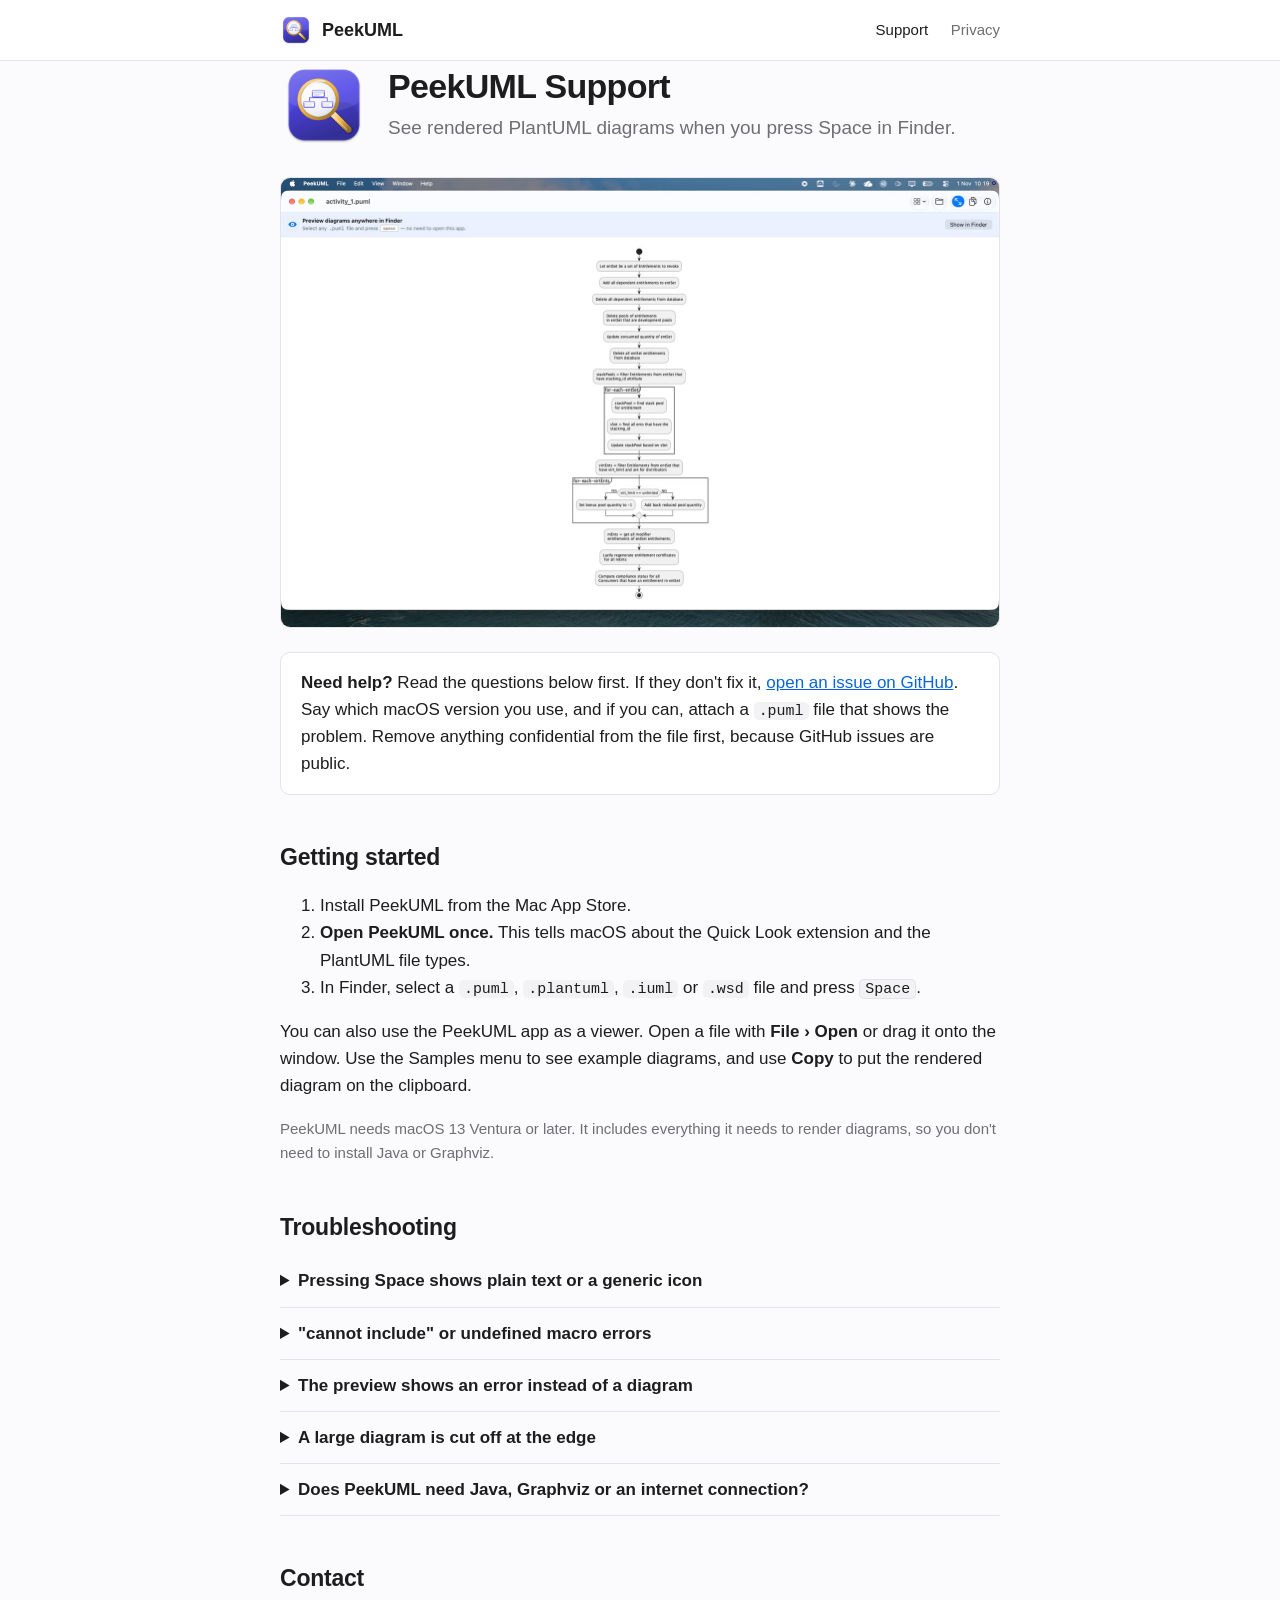
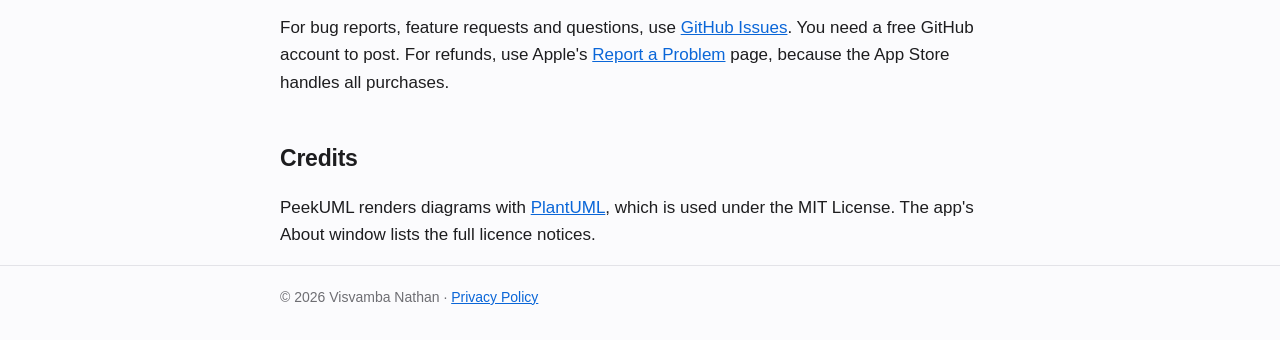
<file: index.html>
<!doctype html>
<html lang="en">
<head>
  <meta charset="utf-8">
  <meta name="viewport" content="width=device-width, initial-scale=1">
  <title>PeekUML Support</title>
  <meta name="description" content="Help and support for PeekUML, the PlantUML Quick Look previewer for macOS.">
  <link rel="icon" type="image/png" href="favicon.png">
  <link rel="stylesheet" href="style.css">
</head>
<body>
  <header class="site">
    <div class="wrap">
      <a class="brand" href="./"><img src="icon.png" alt="">PeekUML</a>
      <nav>
        <a href="./" aria-current="page">Support</a>
        <a href="privacy/">Privacy</a>
      </nav>
    </div>
  </header>

  <main class="wrap">
    <div class="hero">
      <img src="icon.png" alt="PeekUML app icon">
      <div>
        <h1>PeekUML Support</h1>
        <p class="lede">See rendered PlantUML diagrams when you press Space in Finder.</p>
      </div>
    </div>

    <img class="shot" src="screenshot.jpg" width="1440" height="900"
         alt="The PeekUML window showing a rendered PlantUML activity diagram">

    <div class="callout">
      <p><strong>Need help?</strong> Read the questions below first. If they don't fix it,
      <a href="https://github.com/visvamba/peekuml-pages/issues/new">open an issue on GitHub</a>.
      Say which macOS version you use, and if you can, attach a <code>.puml</code> file that
      shows the problem. Remove anything confidential from the file first, because GitHub issues are public.</p>
    </div>

    <h2>Getting started</h2>
    <ol>
      <li>Install PeekUML from the Mac App Store.</li>
      <li><strong>Open PeekUML once.</strong> This tells macOS about the Quick Look extension and the
        PlantUML file types.</li>
      <li>In Finder, select a <code>.puml</code>, <code>.plantuml</code>, <code>.iuml</code> or
        <code>.wsd</code> file and press <kbd>Space</kbd>.</li>
    </ol>
    <p>You can also use the PeekUML app as a viewer. Open a file with <strong>File › Open</strong>
      or drag it onto the window. Use the Samples menu to see example diagrams, and use
      <strong>Copy</strong> to put the rendered diagram on the clipboard.</p>
    <p class="meta">PeekUML needs macOS 13 Ventura or later. It includes everything it needs to
      render diagrams, so you don't need to install Java or Graphviz.</p>

    <h2>Troubleshooting</h2>

    <details>
      <summary>Pressing Space shows plain text or a generic icon</summary>
      <p>Open PeekUML once, then try again. If the preview still doesn't appear, check that the extension is turned on:</p>
      <ul>
        <li><strong>macOS 15 and later:</strong> System Settings › General › Login Items &amp;
          Extensions. Scroll to Extensions, click the ⓘ next to <em>Quick Look</em>, and turn on PeekUML.</li>
        <li><strong>macOS 13 and 14:</strong> System Settings › Privacy &amp; Security ›
          Extensions › Quick Look, then turn on PeekUML.</li>
      </ul>
      <p>If it still doesn't work, run these commands in Terminal to reset Quick Look:</p>
      <pre><code>qlmanage -r
qlmanage -r cache</code></pre>
      <p>If another app is also set to preview <code>.puml</code> files, macOS may use that app
        instead. Remove the other previewer, or contact us so we can look at the conflict.</p>
    </details>

    <details>
      <summary>"cannot include" or undefined macro errors</summary>
      <p>PeekUML blocks <code>!include</code> on purpose. This covers local files, URLs and the
        PlantUML standard library (for example <code>!include &lt;C4/C4_Container&gt;</code>).
        Because of this, previewing a file from someone else can't read your other files or connect
        to the internet. If a diagram needs included definitions, copy them into the file itself.</p>
    </details>

    <details>
      <summary>The preview shows an error instead of a diagram</summary>
      <p>PlantUML shows its error message in the preview. Usually this is a syntax error, or the file
        is missing its <code>@startuml</code> / <code>@enduml</code> lines. Fix the source and press
        <kbd>Space</kbd> again.</p>
    </details>

    <details>
      <summary>A large diagram is cut off at the edge</summary>
      <p>PeekUML can render diagrams up to 16,384 pixels on each side. If a diagram is bigger, it is
        cut off and the app shows a notice. Split the diagram into smaller ones.</p>
    </details>

    <details>
      <summary>Does PeekUML need Java, Graphviz or an internet connection?</summary>
      <p>No. The PeekUML app includes a small Java runtime and PlantUML's built-in layout engine.
        It renders every diagram on your Mac and never connects to the internet.</p>
    </details>

    <h2>Contact</h2>
    <p>For bug reports, feature requests and questions, use
      <a href="https://github.com/visvamba/peekuml-pages/issues">GitHub Issues</a>.
      You need a free GitHub account to post. For refunds, use Apple's
      <a href="https://reportaproblem.apple.com">Report a Problem</a> page, because the App Store
      handles all purchases.</p>

    <h2>Credits</h2>
    <p>PeekUML renders diagrams with <a href="https://plantuml.com">PlantUML</a>, which is used under
      the MIT License. The app's About window lists the full licence notices.</p>
  </main>

  <footer>
    <div class="wrap">© 2026 Visvamba Nathan · <a href="privacy/">Privacy Policy</a></div>
  </footer>
</body>
</html>
</file>
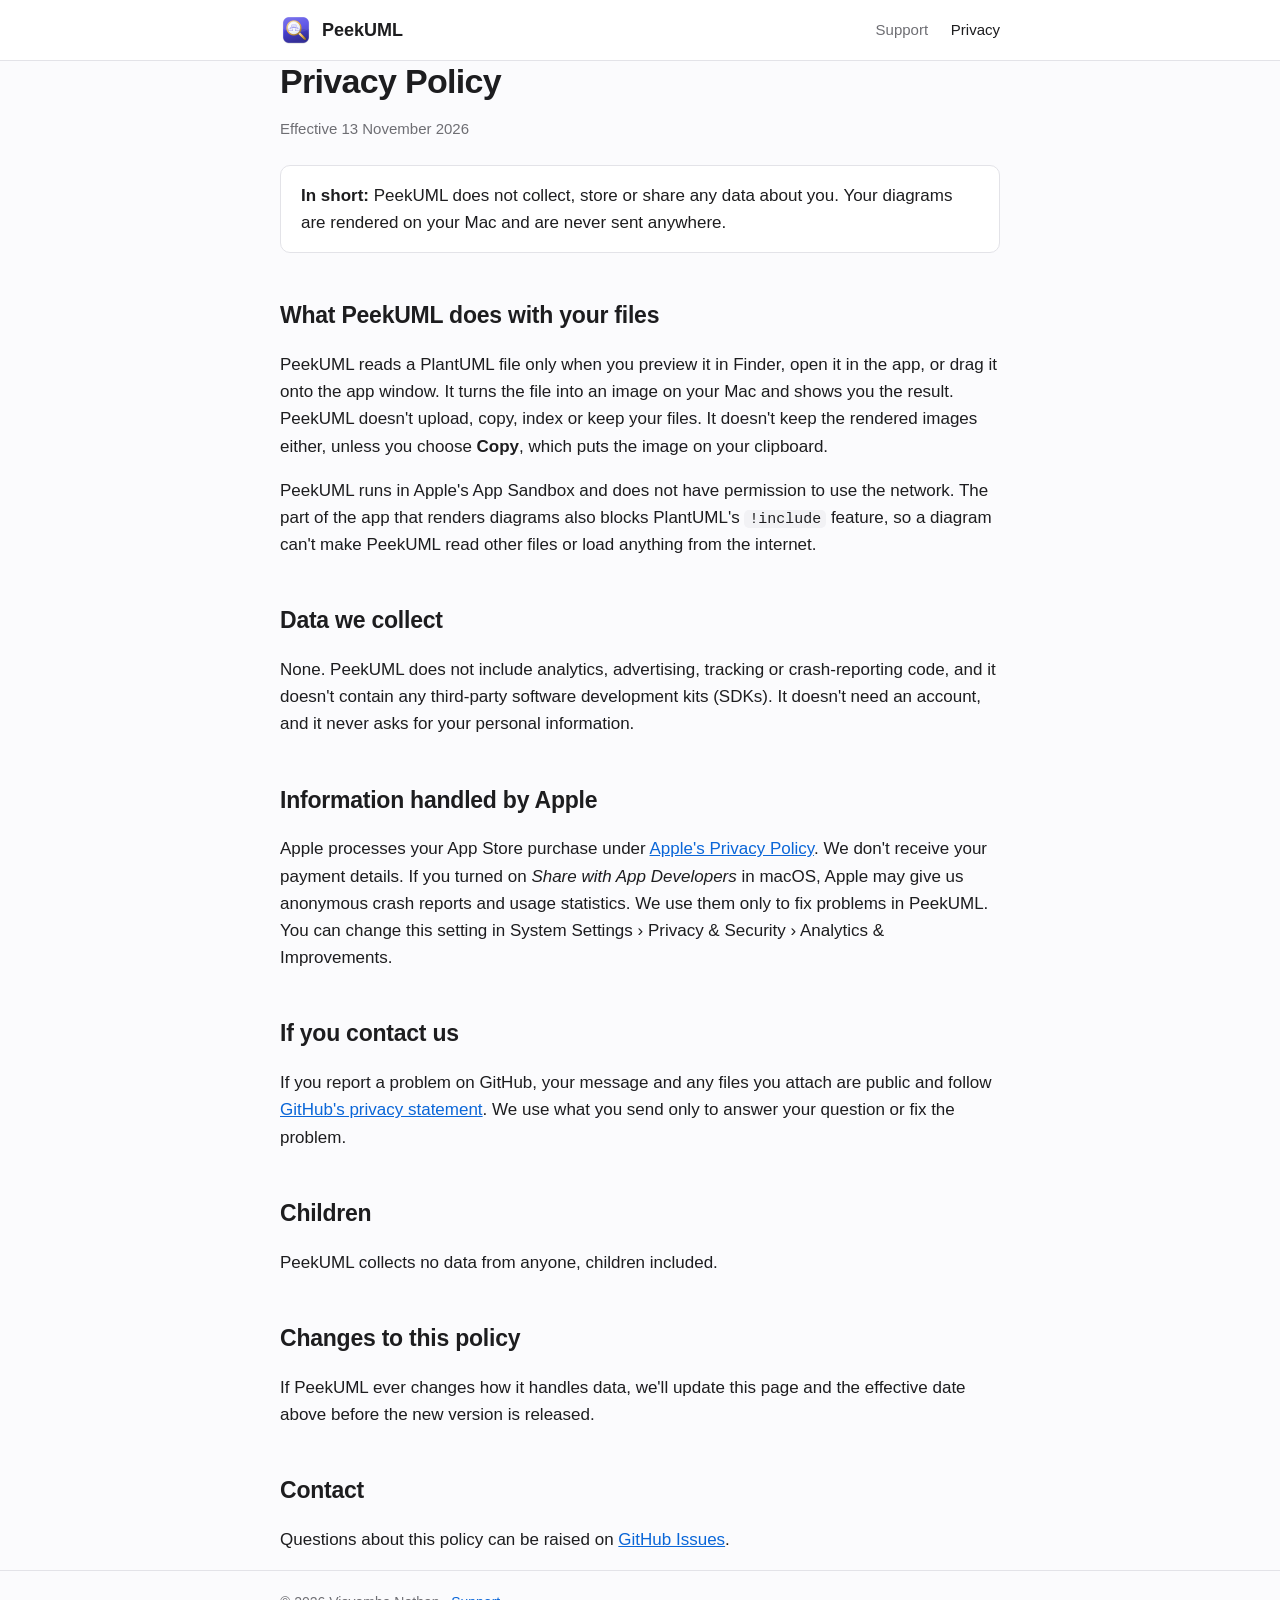
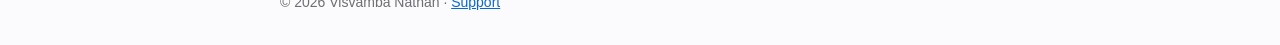
<file: privacy/index.html>
<!doctype html>
<html lang="en">
<head>
  <meta charset="utf-8">
  <meta name="viewport" content="width=device-width, initial-scale=1">
  <title>PeekUML Privacy Policy</title>
  <meta name="description" content="PeekUML collects no data. All diagrams are rendered locally on your Mac.">
  <link rel="icon" type="image/png" href="../favicon.png">
  <link rel="stylesheet" href="../style.css">
</head>
<body>
  <header class="site">
    <div class="wrap">
      <a class="brand" href="../"><img src="../icon.png" alt="">PeekUML</a>
      <nav>
        <a href="../">Support</a>
        <a href="./" aria-current="page">Privacy</a>
      </nav>
    </div>
  </header>

  <main class="wrap">
    <h1>Privacy Policy</h1>
    <p class="meta">Effective 13 November 2026</p>

    <div class="callout">
      <p><strong>In short:</strong> PeekUML does not collect, store or share any data about you. Your
        diagrams are rendered on your Mac and are never sent anywhere.</p>
    </div>

    <h2>What PeekUML does with your files</h2>
    <p>PeekUML reads a PlantUML file only when you preview it in Finder, open it in the app, or drag
      it onto the app window. It turns the file into an image on your Mac and shows you the result.
      PeekUML doesn't upload, copy, index or keep your files. It doesn't keep the rendered images
      either, unless you choose <strong>Copy</strong>, which puts the image on your clipboard.</p>
    <p>PeekUML runs in Apple's App Sandbox and does not have permission to use the network. The
      part of the app that renders diagrams also blocks PlantUML's <code>!include</code> feature,
      so a diagram can't make PeekUML read other files or load anything from the internet.</p>

    <h2>Data we collect</h2>
    <p>None. PeekUML does not include analytics, advertising, tracking or crash-reporting code, and it
      doesn't contain any third-party software development kits (SDKs). It doesn't need an account,
      and it never asks for your personal information.</p>

    <h2>Information handled by Apple</h2>
    <p>Apple processes your App Store purchase under
      <a href="https://www.apple.com/legal/privacy/">Apple's Privacy Policy</a>. We don't receive
      your payment details. If you turned on <em>Share with App Developers</em> in macOS, Apple may
      give us anonymous crash reports and usage statistics. We use them only to fix problems
      in PeekUML. You can change this setting in System Settings › Privacy &amp; Security ›
      Analytics &amp; Improvements.</p>

    <h2>If you contact us</h2>
    <p>If you report a problem on GitHub, your message and any files you attach are public and
      follow <a href="https://docs.github.com/site-policy/privacy-policies/github-general-privacy-statement">GitHub's
      privacy statement</a>. We use what you send only to answer your question or fix the problem.</p>

    <h2>Children</h2>
    <p>PeekUML collects no data from anyone, children included.</p>

    <h2>Changes to this policy</h2>
    <p>If PeekUML ever changes how it handles data, we'll update this page and the effective date
      above before the new version is released.</p>

    <h2>Contact</h2>
    <p>Questions about this policy can be raised on
      <a href="https://github.com/visvamba/peekuml-pages/issues">GitHub Issues</a>.</p>
  </main>

  <footer>
    <div class="wrap">© 2026 Visvamba Nathan · <a href="../">Support</a></div>
  </footer>
</body>
</html>
</file>
<file: style.css>
:root {
  --bg: #fbfbfd;
  --surface: #ffffff;
  --text: #1d1d1f;
  --muted: #6e6e73;
  --border: #e3e3e8;
  --accent: #0a66d8;
  --code-bg: #f2f2f5;
  color-scheme: light dark;
}

@media (prefers-color-scheme: dark) {
  :root {
    --bg: #161618;
    --surface: #1f1f22;
    --text: #f5f5f7;
    --muted: #a1a1a6;
    --border: #333338;
    --accent: #4c9bff;
    --code-bg: #2a2a2e;
  }
}

* { box-sizing: border-box; }

body {
  margin: 0;
  background: var(--bg);
  color: var(--text);
  font: 17px/1.6 -apple-system, BlinkMacSystemFont, "SF Pro Text", "Helvetica Neue", Helvetica, Arial, sans-serif;
  -webkit-font-smoothing: antialiased;
}

.wrap {
  max-width: 760px;
  margin: 0 auto;
  padding: 0 20px;
}

header.site {
  border-bottom: 1px solid var(--border);
  background: var(--surface);
}

header.site .wrap {
  display: flex;
  align-items: center;
  justify-content: space-between;
  gap: 16px;
  padding-top: 14px;
  padding-bottom: 14px;
}

.brand {
  display: flex;
  align-items: center;
  gap: 10px;
  color: var(--text);
  text-decoration: none;
  font-weight: 600;
  font-size: 18px;
}

.brand img { width: 32px; height: 32px; }

nav a {
  color: var(--muted);
  text-decoration: none;
  margin-left: 18px;
  font-size: 15px;
}

nav a:hover, nav a[aria-current="page"] { color: var(--text); }

main { padding: 40px 0 56px; }

.hero {
  display: flex;
  align-items: center;
  gap: 20px;
  margin-bottom: 8px;
}

.hero img { width: 88px; height: 88px; flex: none; }

h1 { font-size: 34px; line-height: 1.2; margin: 0 0 6px; letter-spacing: -0.02em; }
h2 { font-size: 23px; margin: 44px 0 10px; letter-spacing: -0.01em; }
h3 { font-size: 18px; margin: 28px 0 6px; }

.lede { color: var(--muted); font-size: 19px; margin: 0; }
.meta { color: var(--muted); font-size: 15px; }

a { color: var(--accent); }

code, kbd {
  font: 0.88em/1.4 ui-monospace, "SF Mono", Menlo, monospace;
  background: var(--code-bg);
  border-radius: 5px;
  padding: 1px 5px;
}

kbd { border: 1px solid var(--border); }

pre {
  background: var(--code-bg);
  border-radius: 8px;
  padding: 12px 14px;
  overflow-x: auto;
}

pre code { background: none; padding: 0; }

.shot {
  display: block;
  width: 100%;
  height: auto;
  margin: 28px 0 8px;
  border: 1px solid var(--border);
  border-radius: 10px;
}

.callout {
  background: var(--surface);
  border: 1px solid var(--border);
  border-radius: 10px;
  padding: 16px 20px;
  margin: 24px 0;
}

.callout p:first-child { margin-top: 0; }
.callout p:last-child { margin-bottom: 0; }

details {
  border-bottom: 1px solid var(--border);
  padding: 12px 0;
}

details summary {
  cursor: pointer;
  font-weight: 600;
}

details > *:not(summary) { margin-top: 10px; }

footer {
  border-top: 1px solid var(--border);
  color: var(--muted);
  font-size: 14px;
  padding: 20px 0 32px;
}

@media (max-width: 520px) {
  body { font-size: 16px; }
  h1 { font-size: 28px; }
  .hero img { width: 64px; height: 64px; }
  nav a { margin-left: 12px; }
}
</file>
